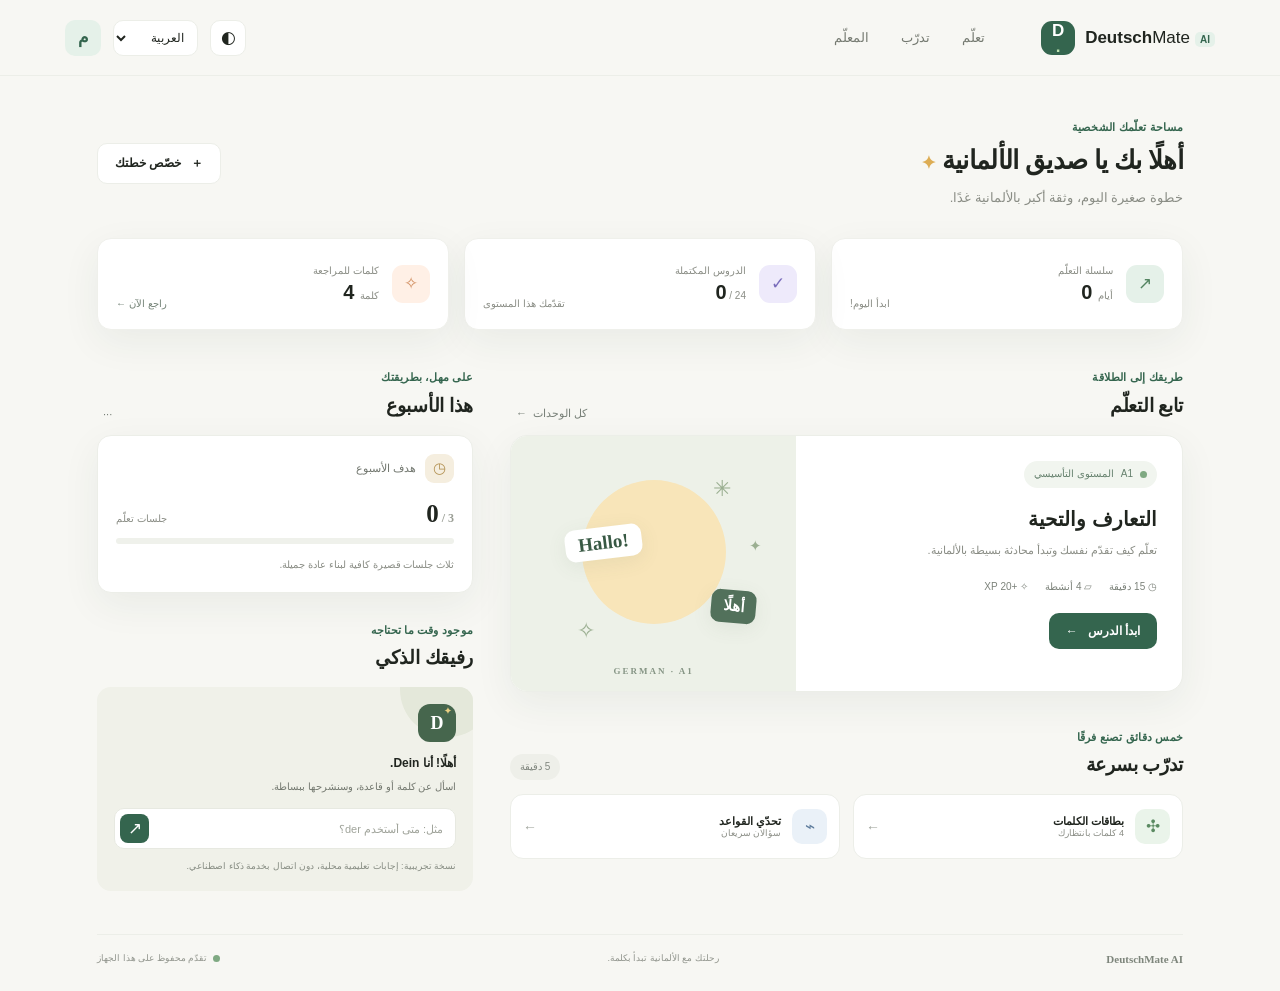
<file: index.html>
<!doctype html>
<html lang="ar" dir="rtl">
<head>
  <meta charset="utf-8"><meta name="viewport" content="width=device-width,initial-scale=1">
  <meta name="theme-color" content="#f7f7f3"><meta name="description" content="DeutschMate AI — تعلّم الألمانية خطوة بخطوة، من أول كلمة إلى أهدافك الكبيرة.">
  <title>DeutschMate AI — رحلتك مع الألمانية</title><link rel="stylesheet" href="styles.css">
</head>
<body>
  <header class="topbar"><a class="brand" href="#home" aria-label="DeutschMate AI"><span class="brand-mark">D<span>·</span></span><span>Deutsch<span class="brand-light">Mate</span><span class="ai-tag">AI</span></span></a>
    <nav class="desktop-nav" aria-label="التنقل الرئيسي"><a href="#learn" data-t="navLearn">تعلّم</a><a href="#practice" data-t="navPractice">تدرّب</a><a href="#tutor" data-t="navTutor">المعلّم</a></nav>
    <div class="top-actions"><button class="icon-button" id="themeBtn" aria-label="تبديل المظهر">◐</button><select id="language" aria-label="لغة الواجهة"><option value="ar">العربية</option><option value="de">Deutsch</option><option value="en">English</option></select><button class="avatar" id="profileBtn" aria-label="الملف الشخصي">م</button></div>
  </header>
  <main id="home" class="shell">
    <section class="welcome"><div><p class="eyebrow" data-t="welcomeEyebrow">مساحة تعلّمك الشخصية</p><h1><span data-t="hello">أهلًا بك</span><span id="userName"> يا صديق الألمانية</span> <span class="wave">✦</span></h1><p class="subhead" data-t="welcomeSub">خطوة صغيرة اليوم، وثقة أكبر بالألمانية غدًا.</p></div><button class="button button-outline" id="onboardBtn"><span>＋</span> <span data-t="editPlan">خصّص خطتك</span></button></section>
    <section class="stats" aria-label="ملخص التقدّم"><article class="stat-card"><span class="stat-icon mint">↗</span><div><span class="stat-label" data-t="streak">سلسلة التعلّم</span><strong><span id="streakValue">0</span> <small data-t="days">أيام</small></strong></div><span class="stat-hint" data-t="keepGoing">ابدأ اليوم!</span></article><article class="stat-card"><span class="stat-icon lavender">✓</span><div><span class="stat-label" data-t="lessonsDone">الدروس المكتملة</span><strong><span id="lessonsValue">0</span><small> / 24</small></strong></div><span class="stat-hint" data-t="yourProgress">تقدّمك هذا المستوى</span></article><article class="stat-card"><span class="stat-icon peach">✧</span><div><span class="stat-label" data-t="wordsKnown">كلمات للمراجعة</span><strong><span id="wordsValue">12</span> <small data-t="wordUnit">كلمة</small></strong></div><a href="#practice" class="stat-hint link" data-t="reviewNow">راجع الآن ←</a></article></section>
    <section class="content-grid" id="learn"><div class="main-column"><div class="section-head"><div><p class="eyebrow" data-t="yourPath">طريقك إلى الطلاقة</p><h2 data-t="continueLearning">تابع التعلّم</h2></div><button class="text-button" id="allLessonsBtn"><span data-t="allLessons">كل الوحدات</span> <span>←</span></button></div>
      <article class="path-card"><div class="path-copy"><div class="level-pill"><span class="live-dot"></span> <span id="levelBadge">A1</span> <span data-t="starter">المستوى التأسيسي</span></div><h3 data-t="unitTitle">التعارف والتحية</h3><p data-t="unitDescription">تعلّم كيف تقدّم نفسك وتبدأ محادثة بسيطة بالألمانية.</p><div class="path-meta"><span>◷ 15 <span data-t="minutes">دقيقة</span></span><span>▱ 4 <span data-t="activities">أنشطة</span></span><span>✧ +20 XP</span></div><button class="button button-primary" id="startLesson"><span data-t="startLesson">ابدأ الدرس</span><span>←</span></button></div><div class="path-art" aria-hidden="true"><span class="sun-disc"></span><span class="art-word art-hallo">Hallo!</span><span class="art-word art-ahlan">أهلًا</span><span class="sparkle s1">✳</span><span class="sparkle s2">✦</span><span class="sparkle s3">✧</span><div class="art-caption">GERMAN · A1</div></div></article>
      <div class="section-head practice-head" id="practice"><div><p class="eyebrow" data-t="littlePractice">خمس دقائق تصنع فرقًا</p><h2 data-t="quickPractice">تدرّب بسرعة</h2></div><span class="micro-pill">5 <span data-t="minutes">دقائق</span></span></div>
      <div class="practice-grid"><button class="practice-card" data-practice="flashcards"><span class="practice-icon icon-leaf">✣</span><span><strong data-t="flashTitle">بطاقات الكلمات</strong><small data-t="flashSub">4 كلمات بانتظارك</small></span><span class="card-arrow">←</span></button><button class="practice-card" data-practice="quiz"><span class="practice-icon icon-sky">⌁</span><span><strong data-t="quizTitle">تحدّي القواعد</strong><small data-t="quizSub">سؤالان سريعان</small></span><span class="card-arrow">←</span></button></div>
    </div>
    <aside class="side-column"><div class="section-head"><div><p class="eyebrow" data-t="atYourPace">على مهل، بطريقتك</p><h2 data-t="thisWeek">هذا الأسبوع</h2></div><button class="dots-button" aria-label="المزيد">···</button></div><article class="weekly-card"><div class="weekly-top"><span class="weekly-icon">◷</span><span class="weekly-label" data-t="weeklyGoal">هدف الأسبوع</span></div><div class="goal-line"><strong><span id="weeklyValue">0</span><small id="weeklyGoalTarget"> / 3</small></strong><span data-t="studySessions">جلسات تعلّم</span></div><div class="progress-track"><span id="weeklyProgress"></span></div><p class="weekly-note" data-t="weeklyNote">ثلاث جلسات قصيرة كافية لبناء عادة جميلة.</p></article>
      <div class="section-head tutor-head" id="tutor"><div><p class="eyebrow" data-t="alwaysHere">موجود وقت ما تحتاجه</p><h2 data-t="tutorTitle">رفيقك الذكي</h2></div></div><article class="tutor-card"><span class="tutor-avatar">D<span>✦</span></span><div class="tutor-greeting"><strong data-t="tutorHello">أهلًا! أنا Dein.</strong><p data-t="tutorCopy">اسأل عن كلمة أو قاعدة، وسنشرحها ببساطة.</p></div><form id="tutorForm" class="tutor-form"><label class="sr-only" for="tutorInput" data-t="askTutor">اسأل رفيقك</label><input id="tutorInput" autocomplete="off" placeholder="مثل: متى أستخدم der؟" data-placeholder="tutorPlaceholder"><button type="submit" aria-label="إرسال السؤال">↗</button></form><p class="demo-note" data-t="localTutor">نسخة تجريبية: إجابات تعليمية محلية، دون اتصال بخدمة ذكاء اصطناعي.</p><div id="chatReply" class="chat-reply" hidden aria-live="polite"></div></article>
    </aside></section>
    <footer><span class="footer-brand">DeutschMate AI</span><span data-t="footerNote">رحلتك مع الألمانية تبدأ بكلمة. <a href="README.md">عن المشروع</a></span><span class="footer-level"><i></i> <span data-t="localProgress">تقدّم محفوظ على هذا الجهاز</span></span></footer>
  </main>
  <nav class="mobile-nav" aria-label="التنقل"><a href="#home"><span>⌂</span><small data-t="navHome">الرئيسية</small></a><a href="#learn"><span>▱</span><small data-t="navLearn">تعلّم</small></a><a href="#practice"><span>✣</span><small data-t="navPractice">تدرّب</small></a><a href="#tutor"><span>✦</span><small data-t="navTutor">المعلّم</small></a></nav>
  <dialog id="modal"><div id="modalContent"></div><button class="modal-close" aria-label="إغلاق">×</button></dialog>
  <script src="app.js" defer></script>
</body></html>
</file>
<file: styles.css>
:root{--bg:#f7f7f3;--paper:#fff;--text:#20251f;--muted:#8a8d85;--line:#eceee8;--green:#34654e;--green-dark:#274b3a;--mint:#e5f1e9;--lav:#eeeafb;--peach:#fff0e6;--shadow:0 12px 38px #243e2810;color-scheme:light}*{box-sizing:border-box}html{scroll-behavior:smooth}body{margin:0;background:var(--bg);color:var(--text);font:15px 'Noto Sans Arabic','DM Sans',sans-serif;line-height:1.65}body[data-lang="de"],body[data-lang="en"]{font-family:'Manrope','DM Sans',sans-serif;direction:ltr}.topbar{height:76px;padding:0 max(calc((100% - 1150px)/2),32px);display:flex;align-items:center;gap:56px;border-bottom:1px solid var(--line);background:var(--bg)}.brand{display:flex;align-items:center;gap:10px;text-decoration:none;color:var(--text);font:800 17px Manrope,sans-serif;direction:ltr}.brand-mark{display:grid;place-items:center;width:34px;height:34px;background:var(--green);border-radius:11px;color:white;font-size:17px}.brand-mark span{color:#bfe2b0}.brand-light{font-weight:500}.ai-tag{margin-inline-start:5px;color:var(--green);font-size:10px;background:#e5f1e9;border-radius:5px;padding:2px 5px}.desktop-nav{display:flex;align-items:center;gap:32px;flex:1}.desktop-nav a{color:#747970;text-decoration:none;font-size:13px}.desktop-nav a:hover,.text-button:hover,.link:hover{color:var(--green)}.top-actions{display:flex;align-items:center;gap:12px}.top-actions select,.icon-button,.avatar{height:36px;border:1px solid var(--line);background:var(--paper);border-radius:10px;color:var(--text)}.top-actions select{padding:0 9px;font-family:inherit;font-size:12px;font-weight:500}.icon-button,.avatar{width:36px;font-size:17px;cursor:pointer}.avatar{background:var(--mint);color:var(--green);border:0;font-weight:700}.shell{max-width:1150px;padding:42px 32px 25px;margin:auto}.welcome{display:flex;align-items:center;justify-content:space-between;margin-bottom:30px}.eyebrow{margin:0 0 3px;font-size:11px;color:var(--green);font-weight:700;letter-spacing:.02em}.welcome h1{margin:0;font-size:26px;letter-spacing:-.7px}.wave{font-size:18px;color:#ddad54}.subhead{color:var(--muted);font-size:13px;margin:5px 0 0}.button{display:inline-flex;align-items:center;justify-content:center;gap:10px;padding:11px 17px;border-radius:10px;border:0;font-family:inherit;font-size:12px;font-weight:600;cursor:pointer;transition:.18s}.button:hover{transform:translateY(-1px)}.button-outline{background:var(--paper);color:var(--text);border:1px solid var(--line)}.button-primary{background:var(--green);color:white}.button-primary:hover{background:var(--green-dark)}.stats{display:grid;grid-template-columns:repeat(3,1fr);gap:15px;margin-bottom:38px}.stat-card{display:flex;align-items:center;gap:13px;min-height:92px;padding:17px 18px;background:var(--paper);border:1px solid #eff0eb;border-radius:14px;box-shadow:var(--shadow)}.stat-icon{width:38px;height:38px;border-radius:11px;display:grid;place-items:center;font-size:17px}.mint{background:var(--mint);color:#538461}.lavender{background:var(--lav);color:#796cbb}.peach{background:var(--peach);color:#d29164}.stat-card>div{display:flex;flex-direction:column;flex:1}.stat-label,.stat-hint{font-size:10px;color:var(--muted)}.stat-card strong{font:800 20px Manrope,sans-serif;direction:ltr;text-align:right;line-height:1.35}.stat-card small{font:500 10px 'Noto Sans Arabic',sans-serif;color:var(--muted)}.stat-hint{white-space:nowrap;align-self:flex-end}.link{color:#738276;text-decoration:none}.content-grid{display:grid;grid-template-columns:minmax(0,1.7fr) minmax(285px,.95fr);gap:37px}.section-head{display:flex;align-items:end;justify-content:space-between;margin:0 0 14px}.section-head h2{font-size:19px;margin:0;letter-spacing:-.3px}.text-button,.dots-button{border:0;background:transparent;color:#788078;font-family:inherit;font-size:11px;font-weight:500;cursor:pointer}.text-button{display:flex;gap:6px;align-items:center}.path-card{display:grid;grid-template-columns:1.15fr .85fr;min-height:255px;border-radius:17px;background:#fff;border:1px solid var(--line);overflow:hidden;box-shadow:var(--shadow)}.path-copy{padding:25px 25px 22px}.level-pill{display:inline-flex;gap:7px;align-items:center;padding:5px 10px;border-radius:30px;background:#f1f5ef;color:#66816e;font-size:10px}.live-dot,.footer-level i{width:7px;height:7px;border-radius:50%;background:#7fa982}.path-copy h3{margin:15px 0 4px;font-size:20px}.path-copy>p{margin:0;color:var(--muted);font-size:11px;line-height:1.9}.path-meta{display:flex;gap:17px;color:#7c827a;font-size:10px;margin:18px 0}.path-art{position:relative;overflow:hidden;background:#edf1e8;min-height:255px;display:grid;place-items:center}.sun-disc{width:144px;height:144px;position:absolute;top:44px;left:50%;transform:translateX(-50%);border-radius:50%;background:#f8e5b9}.art-word{position:absolute;z-index:2;font-weight:800;box-shadow:0 5px 20px #54685016}.art-hallo{top:91px;left:19%;background:#fff;border-radius:10px;padding:5px 13px;color:#385944;transform:rotate(-7deg);font:700 19px Manrope;direction:ltr;unicode-bidi:isolate}.art-ahlan{top:154px;right:14%;padding:4px 12px;border-radius:9px;background:#52715b;color:white;transform:rotate(5deg);font-size:15px}.sparkle{position:absolute;color:#9baf91}.s1{top:35px;right:23%;font-size:22px}.s2{top:98px;right:12%;font-size:15px}.s3{bottom:42px;left:23%;font-size:22px}.art-caption{position:absolute;bottom:15px;font:700 9px Manrope;letter-spacing:2px;color:#869585}.practice-head{margin-top:36px}.micro-pill{font-size:10px;color:#81877f;padding:5px 10px;background:#eeefe9;border-radius:20px}.practice-grid{display:grid;grid-template-columns:1fr 1fr;gap:13px}.practice-card{display:flex;align-items:center;gap:11px;padding:14px 12px;background:var(--paper);border:1px solid var(--line);border-radius:13px;text-align:start;cursor:pointer;color:var(--text);transition:.18s}.practice-card:hover{border-color:#c5d6c7;transform:translateY(-2px)}.practice-icon{width:35px;height:35px;border-radius:10px;display:grid;place-items:center;font-size:17px}.icon-leaf{background:#eaf4ea;color:#5b8a62}.icon-sky{background:#eaf1f8;color:#5f7d9d}.practice-card>span:nth-child(2){display:flex;flex-direction:column;flex:1}.practice-card strong{font-size:11px}.practice-card small{color:var(--muted);font-size:9px}.card-arrow{font-size:14px;color:#a0a59d}.weekly-card{padding:18px;background:var(--paper);border:1px solid var(--line);border-radius:14px;box-shadow:var(--shadow)}.weekly-top{display:flex;align-items:center;gap:9px}.weekly-icon{display:grid;place-items:center;width:29px;height:29px;border-radius:9px;background:#f5eedf;color:#b49355}.weekly-label{font-size:11px;color:#72776f}.goal-line{display:flex;align-items:baseline;justify-content:space-between;margin:17px 0 10px}.goal-line strong{font:800 25px Manrope;direction:ltr}.goal-line strong small{font-size:12px;color:#9a9e95}.goal-line>span,.weekly-note{font-size:10px;color:var(--muted)}.progress-track{height:6px;background:#eff1eb;border-radius:5px;overflow:hidden}.progress-track span{display:block;width:0;height:100%;background:#7aa17d;border-radius:5px;transition:width .35s}.weekly-note{margin:12px 0 0;line-height:1.8}.tutor-head{margin-top:28px}.tutor-card{padding:17px;background:#f0f1e9;border-radius:14px;position:relative;overflow:hidden}.tutor-card:before{content:'';position:absolute;width:95px;height:95px;background:#e4e8da;border-radius:50%;top:-45px;right:-22px}.tutor-avatar{width:38px;height:38px;display:grid;place-items:center;position:relative;background:#46664d;color:white;border-radius:12px;font:800 18px Manrope}.tutor-avatar span{position:absolute;color:#e9ce82;font-size:9px;top:2px;right:4px}.tutor-greeting strong{font-size:12px;display:block;margin-top:12px}.tutor-greeting p{margin:4px 0 12px;color:#73786f;font-size:10px;line-height:1.8}.tutor-form{display:flex;align-items:center;gap:6px;padding:5px;background:white;border:1px solid #e7e9e1;border-radius:10px}.tutor-form input{flex:1;min-width:0;border:0;outline:0;padding:6px 7px;color:var(--text);font-family:inherit;font-size:11px;background:transparent}.tutor-form input::placeholder{color:#a0a49b}.tutor-form button{width:29px;height:29px;border:0;border-radius:8px;background:var(--green);color:white;font-size:17px;cursor:pointer}.demo-note{font-size:9px;color:#858b81;margin:9px 0 0;line-height:1.8}.chat-reply{margin-top:9px;background:#fff;border-radius:9px;padding:10px;font-size:11px;line-height:1.9;white-space:pre-line}footer{display:flex;justify-content:space-between;align-items:center;margin-top:43px;padding-top:16px;border-top:1px solid var(--line);color:#91958d;font-size:9px}footer a{color:#718675}.footer-brand{font:700 11px Manrope;color:#7d857b}.footer-level{display:flex;align-items:center;gap:6px}.mobile-nav{display:none}.sr-only{position:absolute;width:1px;height:1px;padding:0;margin:-1px;overflow:hidden;clip:rect(0,0,0,0);white-space:nowrap;border:0}dialog{width:min(520px,calc(100% - 28px));max-height:85vh;border:1px solid var(--line);border-radius:18px;padding:28px;background:var(--paper);color:var(--text);box-shadow:0 20px 80px #15231535;font:inherit;overflow:auto}dialog::backdrop{background:#17231c72;backdrop-filter:blur(3px)}.modal-close{position:absolute;top:13px;left:15px;width:30px;height:30px;border:0;border-radius:9px;background:#f1f2ee;color:#62675f;font-size:21px;cursor:pointer}.modal-content h2{margin:0 0 7px;font-size:21px}.modal-content>p{margin:0 0 20px;font-size:12px;color:var(--muted)}.modal-content form{display:grid;gap:14px}.field{display:grid;gap:5px;font-size:11px;font-weight:600}.field input,.field select{width:100%;padding:11px;border:1px solid var(--line);border-radius:9px;background:var(--paper);color:var(--text);font-family:inherit;font-size:12px}.lesson-word{font:800 30px Manrope;color:var(--green);direction:ltr;text-align:center;margin:14px}.lesson-translation{text-align:center;font-size:15px;color:var(--muted)}.lesson-example{direction:ltr;text-align:center;margin:16px;padding:12px;border-radius:10px;background:#f1f5ef;font:15px Manrope}.choice{display:block;width:100%;padding:12px;margin:9px 0;border:1px solid var(--line);border-radius:10px;background:var(--paper);color:var(--text);text-align:start;font-family:inherit;font-size:12px;cursor:pointer}.choice:hover{border-color:#90ad92}.feedback{padding:12px;border-radius:10px;background:var(--mint);font-size:12px;line-height:1.8}.dark{--bg:#171d19;--paper:#222b24;--text:#edf1e9;--muted:#a2aa9e;--line:#303a31;--green:#79a986;--green-dark:#618a6b;--mint:#293a2e;--lav:#332e42;--peach:#403127;--shadow:0 12px 38px #00000018;color-scheme:dark}.dark .path-art{background:#2e382e}.dark .sun-disc{background:#665942}.dark .art-ahlan{background:#4c7255}.dark .weekly-icon{background:#403b2c}.dark .tutor-card{background:#293128}.dark .tutor-card:before{background:#303a2d}.dark .tutor-form,.dark .chat-reply{background:#202820}.dark .path-meta,.dark .text-button{color:#a7aea2}
@media(max-width:850px){.topbar{padding:0 24px;gap:25px}.shell{padding:34px 24px 25px}.content-grid{gap:23px;grid-template-columns:minmax(0,1.5fr) minmax(260px,.9fr)}.path-copy{padding:20px}.stat-card{padding:14px 12px;gap:9px}.stat-hint{display:none}}
@media(max-width:650px){body{padding-bottom:70px}.topbar{height:63px;padding:0 17px;justify-content:space-between}.desktop-nav{display:none}.top-actions{gap:7px}.top-actions select{height:33px;max-width:82px;font-size:10px}.icon-button,.avatar{height:33px;width:33px}.shell{padding:27px 17px 15px}.welcome{align-items:flex-start;gap:12px;margin-bottom:22px}.welcome h1{font-size:21px}.subhead{font-size:11px}.welcome>.button{font-size:10px;padding:9px 10px;white-space:nowrap;margin-top:12px}.stats{gap:8px;margin-bottom:29px}.stat-card{min-height:80px;padding:10px 8px;gap:7px;align-items:flex-start}.stat-icon{height:29px;width:29px;border-radius:9px;font-size:13px}.stat-label{font-size:9px;line-height:1.6}.stat-card strong{font-size:17px}.stat-card small{font-size:9px}.content-grid{grid-template-columns:1fr;gap:25px}.section-head h2{font-size:17px}.path-card{min-height:217px;grid-template-columns:1.15fr .85fr}.path-copy{padding:17px 14px}.path-copy h3{font-size:17px;margin-top:12px}.path-copy>p{font-size:10px;line-height:1.8}.path-meta{gap:9px;margin:14px 0;font-size:9px}.path-copy .button{padding:9px 12px;font-size:10px}.path-art{min-height:217px}.sun-disc{width:116px;height:116px;top:42px}.art-hallo{top:86px;font-size:16px}.art-ahlan{top:137px;font-size:13px}.practice-head{margin-top:28px}.practice-grid{gap:8px}.practice-card{padding:11px 9px;gap:8px}.practice-icon{height:29px;width:29px;font-size:14px}.practice-card strong{font-size:10px}.practice-card small{font-size:8px}.side-column .section-head{margin-bottom:11px}.weekly-card{padding:15px}.tutor-head{margin-top:24px}.tutor-card{padding:15px}footer{margin-top:28px;gap:8px;flex-wrap:wrap}.footer-level{width:100%}.mobile-nav{position:fixed;z-index:5;bottom:0;inset-inline:0;height:65px;display:flex;justify-content:space-around;align-items:center;background:var(--paper);border-top:1px solid var(--line);padding-bottom:env(safe-area-inset-bottom);box-shadow:0 -5px 20px #1f301307}.mobile-nav a{display:flex;flex-direction:column;align-items:center;gap:0;color:#858b82;text-decoration:none}.mobile-nav a span{font-size:18px;line-height:1.3}.mobile-nav a small{font-size:9px}.mobile-nav a:focus,.mobile-nav a:hover{color:var(--green)}}
@media(max-width:380px){.welcome h1{font-size:19px}.welcome>.button{padding:8px}.path-card{grid-template-columns:1.1fr .9fr}.path-copy{padding:13px 10px}.level-pill{font-size:9px;padding:4px 7px}.path-meta{gap:6px}.stat-card{flex-direction:column;gap:3px}.stat-card>div{width:100%}.stat-card strong{text-align:start}}
@media(prefers-reduced-motion:reduce){*,*::before,*::after{scroll-behavior:auto!important;transition:none!important}}
</file>
